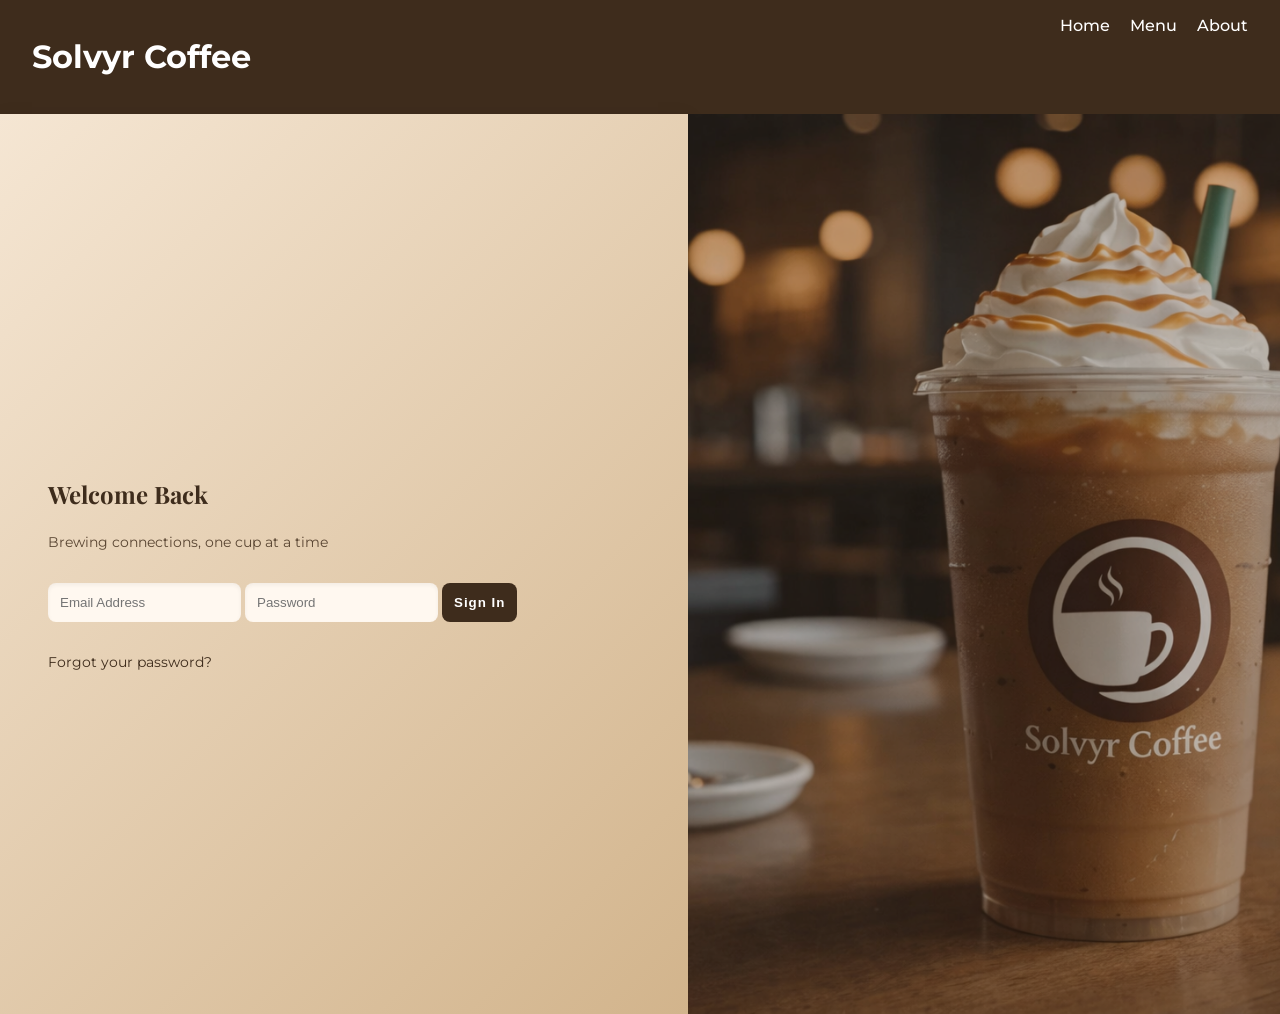
<file: Cup & Culture/index.html>
<!DOCTYPE html>
<html lang="en">
<head>
  <meta charset="UTF-8">
  <meta name="viewport" content="width=device-width, initial-scale=1.0">
  <title>Solvyr Coffee - Login</title>
  <link href="https://fonts.googleapis.com/css2?family=Playfair+Display:wght@600&family=Montserrat:wght@400;500&display=swap" rel="stylesheet">
  <link rel="stylesheet" href="style.css">
</head>
<body>
  <header class="navbar">
    <h1 class="logo">Solvyr Coffee</h1>
    <nav>
      <a href="#">Home</a>
      <a href="#">Menu</a>
      <a href="#">About</a>
    </nav>
  </header>

  <main class="container">
    <section class="login-box">
      <h2>Welcome Back</h2>
      <p class="tagline">Brewing connections, one cup at a time</p>
      <form>
        <input type="email" placeholder="Email Address" required>
        <input type="password" placeholder="Password" required>
        <button type="submit">Sign In</button>
        <a href="#" class="forgot">Forgot your password?</a>
      </form>
    </section>

    <section class="image-box">
      <div class="overlay"></div>
      <img src="Image/Copilot_20260331_140705.png" alt="Solvyr Coffee Drink">
    </section>
  </main>
</body>
</html>
</file>
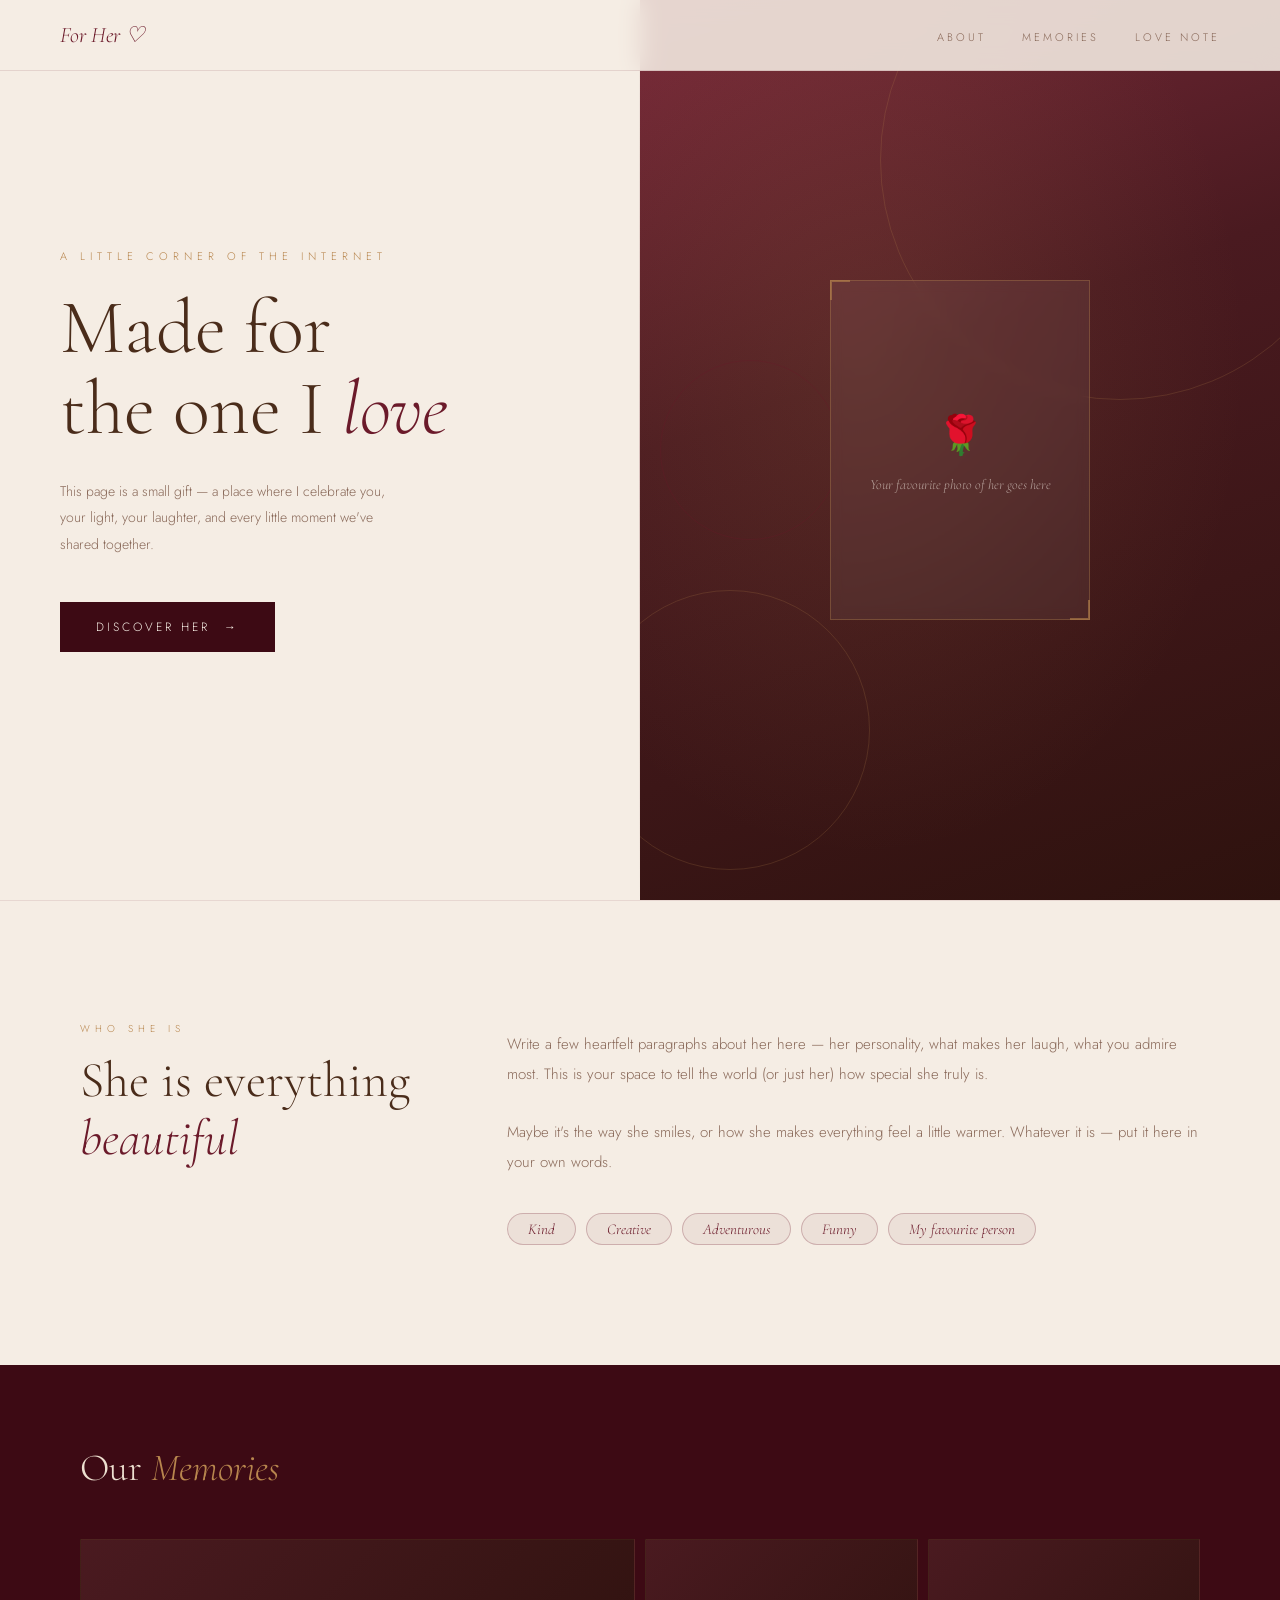
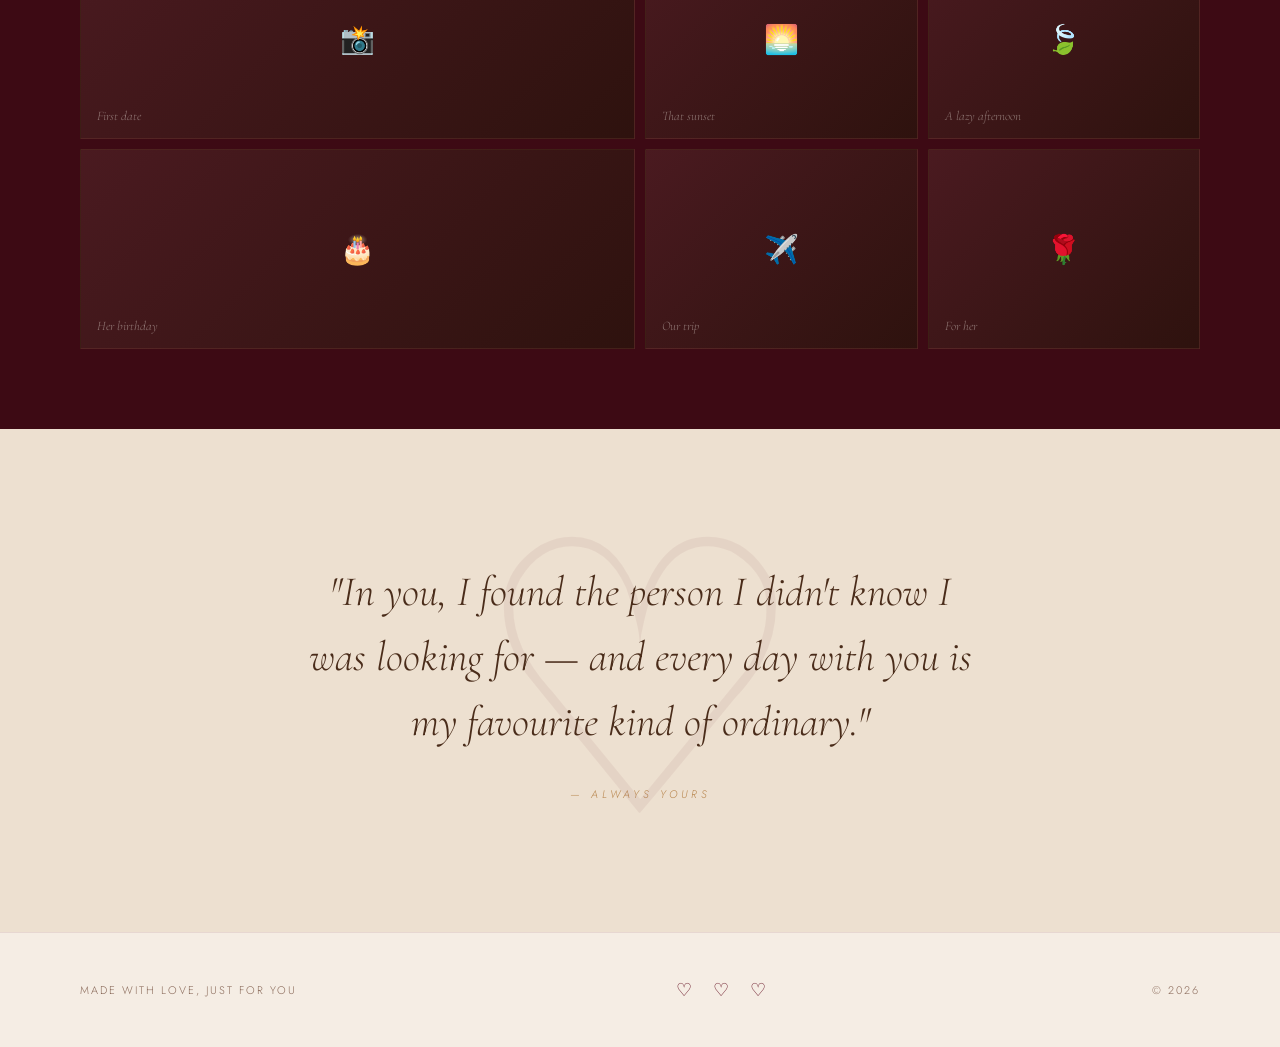
<file: For her/her.html>
<!DOCTYPE html>
<html lang="en">
<head>
<meta charset="UTF-8">
<meta name="viewport" content="width=device-width, initial-scale=1.0">
<link rel="stylesheet" href="style.css">
<title>For Her</title>
<link href="https://fonts.googleapis.com/css2?family=Cormorant+Garamond:ital,wght@0,300;0,400;1,300;1,400&family=Jost:wght@200;300;400&display=swap" rel="stylesheet">
<!-- Hero -->
 <nav>
  <div class="logo">For Her ♡</div>
  <ul>
    <li><a href="#about">About</a></li>
    <li><a href="#gallery">Memories</a></li>
    <li><a href="#note">Love Note</a></li>
  </ul>
</nav>
<section class="hero">
  <div class="hero-left">
    <span class="tag">A little corner of the internet</span>
    <h1>Made for<br>the one I <em>love</em></h1>
    <p>This page is a small gift — a place where I celebrate you, your light, your laughter, and every little moment we've shared together.</p>
    <a href="#about" class="btn">Discover Her &nbsp;→</a>
  </div>
  <div class="hero-right">
    <div class="hero-img-box">
      <div class="arc"></div>
      <div class="arc"></div>
      <div class="arc"></div>
      <!-- Replace the div below with your photo:
           <img src="her-photo.jpg" style="width:100%;height:100%;object-fit:cover;position:absolute;inset:0;"> -->
      <div class="photo-placeholder">
        <div class="icon">🌹</div>
        <p>Your favourite photo of her goes here</p>
      </div>
    </div>
  </div>
</section>

<!-- About -->
<section class="about" id="about">
  <div class="about-left">
    <p class="section-label">Who She Is</p>
    <h2>She is everything <em>beautiful</em></h2>
  </div>
  <div class="about-right">
    <!-- Edit the paragraphs below with your own words -->
    <p>Write a few heartfelt paragraphs about her here — her personality, what makes her laugh, what you admire most. This is your space to tell the world (or just her) how special she truly is.</p>
    <p>Maybe it's the way she smiles, or how she makes everything feel a little warmer. Whatever it is — put it here in your own words.</p>
    <!-- Edit or add more traits below -->
    <div class="traits">
      <span class="trait">Kind</span>
      <span class="trait">Creative</span>
      <span class="trait">Adventurous</span>
      <span class="trait">Funny</span>
      <span class="trait">My favourite person</span>
    </div>
  </div>
</section>

<!-- Gallery -->
<section class="gallery" id="gallery">
  <div class="gallery-header">
    <h2>Our <em>Memories</em></h2>
  </div>
  <div class="gallery-grid">
    <!-- Replace emojis with <img> tags. Example:
         <img src="memory1.jpg" style="width:100%;height:100%;object-fit:cover;">
         Keep the .caption div inside each .gallery-item -->
    <div class="gallery-item">📸<div class="caption">First date</div></div>
    <div class="gallery-item">🌅<div class="caption">That sunset</div></div>
    <div class="gallery-item">🍃<div class="caption">A lazy afternoon</div></div>
    <div class="gallery-item">🎂<div class="caption">Her birthday</div></div>
    <div class="gallery-item">✈️<div class="caption">Our trip</div></div>
    <div class="gallery-item">🌹<div class="caption">For her</div></div>
  </div>
</section>

<!-- Love Note -->
<section class="love-note" id="note">
  <!-- Edit the quote below with your own message -->
  <blockquote>
    "In you, I found the person I didn't know I was looking for — and every day with you is my favourite kind of ordinary."
  </blockquote>
  <cite>— Always yours</cite>
</section>

<!-- Footer -->
<footer>
  <p>Made with love, just for you</p>
  <div class="hearts">♡ ♡ ♡</div>
  <p>© 2026</p>
</footer>

</body>
</html>
</file>
<file: Cup & Culture/style.css>
/* Fonts & Reset */
body {
  margin: 0;
  font-family: 'Montserrat', sans-serif;
  background-color: #fdfaf6;
  color: #3e2c1c;
}

/* Navbar */
.navbar {
  background: #3e2c1c;
  color: #fff;
  display: flex;
  justify-content: space-between;
  padding: 1rem 2rem;
}
.navbar a {
  color: #fff;
  margin-left: 1rem;
  text-decoration: none;
  font-weight: 500;
}
.navbar a:hover {
  color: #d2b48c;
}

/* Layout */
.container {
  display: flex;
  height: 100vh;
}
.login-box {
  flex: 1;
  background: linear-gradient(135deg, #f5e6d3, #d2b48c);
  display: flex;
  flex-direction: column;
  justify-content: center;
  padding: 3rem;
  box-shadow: 0 8px 20px rgba(0,0,0,0.15);
}
.login-box h2 {
  font-family: 'Playfair Display', serif;
  margin-bottom: 0.5rem;
}
.tagline {
  font-size: 0.9rem;
  margin-bottom: 2rem;
  color: #5a4633;
}

/* Form */
.login-box input {
  border: none;
  border-radius: 8px;
  padding: 12px;
  margin-bottom: 1rem;
  background-color: #fff8f0;
  box-shadow: inset 0 2px 4px rgba(0,0,0,0.05);
}
.login-box button {
  background: #3e2c1c;
  color: #fff;
  border: none;
  border-radius: 8px;
  padding: 12px;
  font-weight: 600;
  letter-spacing: 1px;
  cursor: pointer;
  transition: background 0.3s ease;
}
.login-box button:hover {
  background: #b87333;
}
.forgot {
  display: block;
  margin-top: 1rem;
  font-size: 0.85rem;
  color: #3e2c1c;
  text-decoration: none;
}
.forgot:hover {
  text-decoration: underline;
}

/* Image Section */
.image-box {
  flex: 1;
  position: relative;
  overflow: hidden;
}
.image-box img {
  width: 100%;
  height: 100%;
  object-fit: cover;
}
.overlay {
  position: absolute;
  top: 0; left: 0;
  width: 100%; height: 100%;
  background: rgba(62,44,28,0.3);
}
</file>
<file: For her/style.css>
*, *::before, *::after { margin: 0; padding: 0; box-sizing: border-box; }

  :root {
    --wine: #6b1a2a;
    --wine-light: #8b2a3e;
    --wine-dark: #3d0a14;
    --brown: #4a2c1a;
    --brown-light: #7a4a2e;
    --brown-mid: #c4956a;
    --cream: #f5ede4;
    --parchment: #ede0d0;
    --muted: #8a6a5a;
    --gold: #b8864e;
  }

  html { scroll-behavior: smooth; }

  body {
    background: var(--cream);
    color: var(--brown);
    font-family: 'Jost', sans-serif;
    font-weight: 300;
    overflow-x: hidden;
    cursor: none;
  }

  .cursor {
    width: 10px; height: 10px;
    border-radius: 50%;
    background: var(--wine);
    position: fixed;
    pointer-events: none;
    z-index: 9999;
    transform: translate(-50%, -50%);
    transition: transform 0.15s ease;
  }
  .cursor-ring {
    width: 32px; height: 32px;
    border-radius: 50%;
    border: 1px solid var(--wine);
    position: fixed;
    pointer-events: none;
    z-index: 9998;
    transform: translate(-50%, -50%);
    transition: transform 0.35s ease;
    opacity: 0.5;
  }

  .petal {
    position: fixed;
    border-radius: 50% 0 50% 0;
    opacity: 0;
    pointer-events: none;
    z-index: 0;
    animation: fall linear infinite;
    background: var(--wine-light);
  }
  @keyframes fall {
    0%   { transform: translateY(-20px) rotate(0deg);   opacity: 0.4; }
    100% { transform: translateY(110vh) rotate(360deg); opacity: 0;   }
  }

  /* NAV */
  nav {
    position: fixed;
    top: 0; left: 0; right: 0;
    z-index: 100;
    padding: 22px 60px;
    display: flex;
    justify-content: space-between;
    align-items: center;
    background: rgba(245,237,228,0.88);
    backdrop-filter: blur(12px);
    border-bottom: 1px solid rgba(107,26,42,0.12);
  }
  nav .logo {
    font-family: 'Cormorant Garamond', serif;
    font-style: italic;
    font-size: 22px;
    color: var(--wine);
  }
  nav ul { display: flex; gap: 36px; list-style: none; }
  nav ul a {
    font-size: 11px;
    letter-spacing: 3px;
    text-transform: uppercase;
    color: var(--muted);
    text-decoration: none;
    transition: color 0.2s;
  }
  nav ul a:hover { color: var(--wine); }

  /* HERO */
  .hero {
    min-height: 100vh;
    display: grid;
    grid-template-columns: 1fr 1fr;
    overflow: hidden;
  }

  .hero-left {
    display: flex;
    flex-direction: column;
    justify-content: center;
    padding: 80px 60px;
    position: relative;
    z-index: 2;
  }

  .hero-left::after {
    content: '';
    position: absolute;
    top: 0; right: 0;
    width: 1px; height: 100%;
    background: linear-gradient(to bottom, transparent, var(--wine), transparent);
    opacity: 0.2;
  }

  .hero-left .tag {
    font-size: 11px;
    letter-spacing: 5px;
    text-transform: uppercase;
    color: var(--gold);
    margin-bottom: 24px;
    opacity: 0;
    animation: fadeUp 0.8s 0.2s ease forwards;
  }

  .hero-left h1 {
    font-family: 'Cormorant Garamond', serif;
    font-weight: 300;
    font-size: clamp(48px, 6vw, 78px);
    line-height: 1.05;
    color: var(--brown);
    margin-bottom: 28px;
    opacity: 0;
    animation: fadeUp 0.8s 0.4s ease forwards;
  }
  .hero-left h1 em { font-style: italic; color: var(--wine); }

  .hero-left p {
    font-size: 14px;
    line-height: 1.9;
    color: var(--muted);
    max-width: 340px;
    margin-bottom: 44px;
    opacity: 0;
    animation: fadeUp 0.8s 0.6s ease forwards;
  }

  .btn {
    display: inline-flex;
    align-items: center;
    gap: 12px;
    font-size: 12px;
    letter-spacing: 3px;
    text-transform: uppercase;
    color: var(--cream);
    background: var(--wine-dark);
    padding: 16px 36px;
    border: none;
    cursor: none;
    text-decoration: none;
    width: fit-content;
    transition: background 0.3s, gap 0.3s;
    opacity: 0;
    animation: fadeUp 0.8s 0.8s ease forwards;
  }
  .btn:hover { background: var(--wine); gap: 20px; }

  .hero-right { position: relative; overflow: hidden; }

  .hero-img-box {
    width: 100%; height: 100%;
    background: linear-gradient(160deg, #7a2a3a 0%, #4a1a20 40%, #2e120e 100%);
    display: flex;
    align-items: center;
    justify-content: center;
    position: relative;
  }

  .hero-img-box::before {
    content: '';
    position: absolute; inset: 0;
    background: radial-gradient(ellipse at 35% 40%, rgba(184,134,78,0.15) 0%, transparent 65%);
  }

  .arc {
    position: absolute;
    border-radius: 50%;
    border: 1px solid rgba(184,134,78,0.2);
  }
  .arc:nth-child(1) { width: 480px; height: 480px; top: -80px; right: -80px; }
  .arc:nth-child(2) { width: 280px; height: 280px; bottom: 30px; left: -50px; }
  .arc:nth-child(3) { width: 180px; height: 180px; top: 40%; left: 20px; border-color: rgba(107,26,42,0.3); }

  .photo-placeholder {
    width: 260px; height: 340px;
    border: 1px solid rgba(184,134,78,0.35);
    background: rgba(255,255,255,0.06);
    backdrop-filter: blur(6px);
    display: flex;
    flex-direction: column;
    align-items: center;
    justify-content: center;
    gap: 14px;
    position: relative;
    z-index: 2;
    animation: float 4s ease-in-out infinite;
  }

  .photo-placeholder::before,
  .photo-placeholder::after {
    content: '';
    position: absolute;
    width: 20px; height: 20px;
    border-color: var(--gold);
    border-style: solid;
    opacity: 0.6;
  }
  .photo-placeholder::before { top: -1px; left: -1px; border-width: 2px 0 0 2px; }
  .photo-placeholder::after  { bottom: -1px; right: -1px; border-width: 0 2px 2px 0; }

  @keyframes float {
    0%, 100% { transform: translateY(0); }
    50%       { transform: translateY(-14px); }
  }

  .photo-placeholder .icon { font-size: 38px; }
  .photo-placeholder p {
    font-family: 'Cormorant Garamond', serif;
    font-style: italic;
    font-size: 14px;
    color: rgba(245,237,228,0.6);
    text-align: center;
    padding: 0 22px;
  }

  /* ABOUT */
  .about {
    padding: 120px 80px;
    display: grid;
    grid-template-columns: 1fr 2fr;
    gap: 80px;
    align-items: start;
    border-top: 1px solid rgba(107,26,42,0.1);
  }

  .section-label {
    font-size: 10px;
    letter-spacing: 5px;
    text-transform: uppercase;
    color: var(--gold);
    margin-bottom: 16px;
  }

  .about-left h2 {
    font-family: 'Cormorant Garamond', serif;
    font-weight: 300;
    font-size: clamp(30px, 4vw, 50px);
    line-height: 1.15;
    color: var(--brown);
  }
  .about-left h2 em { color: var(--wine); font-style: italic; }

  .about-right { display: flex; flex-direction: column; gap: 28px; padding-top: 8px; }
  .about-right p { font-size: 15px; line-height: 2; color: var(--muted); }

  .traits { display: flex; flex-wrap: wrap; gap: 10px; margin-top: 8px; }
  .trait {
    font-family: 'Cormorant Garamond', serif;
    font-style: italic;
    font-size: 15px;
    color: var(--wine);
    border: 1px solid rgba(107,26,42,0.25);
    padding: 6px 20px;
    border-radius: 100px;
    background: rgba(107,26,42,0.06);
    transition: background 0.3s, transform 0.2s;
  }
  .trait:hover { background: rgba(107,26,42,0.12); transform: translateY(-2px); }

  /* GALLERY */
  .gallery {
    padding: 80px;
    background: var(--wine-dark);
  }

  .gallery-header {
    display: flex;
    align-items: baseline;
    gap: 24px;
    margin-bottom: 48px;
  }
  .gallery-header h2 {
    font-family: 'Cormorant Garamond', serif;
    font-weight: 300;
    font-size: clamp(28px, 3vw, 44px);
    color: var(--parchment);
  }
  .gallery-header h2 em { color: var(--gold); font-style: italic; }

  .gallery-grid {
    display: grid;
    grid-template-columns: repeat(4, 1fr);
    grid-template-rows: 200px 200px;
    gap: 10px;
  }

  .gallery-item {
    background: linear-gradient(135deg, #4a1a20, #2e120e);
    border: 1px solid rgba(184,134,78,0.1);
    display: flex;
    align-items: center;
    justify-content: center;
    font-size: 28px;
    position: relative;
    overflow: hidden;
    cursor: none;
    transition: transform 0.3s ease, border-color 0.3s;
  }
  .gallery-item:hover { transform: scale(1.03); z-index: 1; border-color: rgba(184,134,78,0.35); }
  .gallery-item:nth-child(1) { grid-column: span 2; }
  .gallery-item:nth-child(4) { grid-column: span 2; }

  .gallery-item .caption {
    position: absolute;
    bottom: 14px; left: 16px;
    font-family: 'Cormorant Garamond', serif;
    font-style: italic;
    font-size: 13px;
    color: rgba(245,237,228,0.45);
  }

  /* LOVE NOTE */
  .love-note {
    padding: 130px 80px;
    display: flex;
    flex-direction: column;
    align-items: center;
    text-align: center;
    position: relative;
    overflow: hidden;
    background: var(--parchment);
  }

  .love-note::before {
    content: '♡';
    position: absolute;
    font-size: 380px;
    color: var(--wine);
    opacity: 0.06;
    top: 50%; left: 50%;
    transform: translate(-50%, -50%);
    pointer-events: none;
    line-height: 1;
  }

  .love-note blockquote {
    font-family: 'Cormorant Garamond', serif;
    font-style: italic;
    font-weight: 300;
    font-size: clamp(22px, 3.5vw, 42px);
    line-height: 1.55;
    color: var(--brown);
    max-width: 680px;
    position: relative;
    z-index: 2;
    margin-bottom: 32px;
  }

  .love-note cite {
    font-size: 11px;
    letter-spacing: 4px;
    color: var(--gold);
    text-transform: uppercase;
  }

  /* FOOTER */
  footer {
    padding: 44px 80px;
    border-top: 1px solid rgba(107,26,42,0.1);
    display: flex;
    justify-content: space-between;
    align-items: center;
    background: var(--cream);
  }
  footer p { font-size: 11px; letter-spacing: 2px; color: var(--muted); text-transform: uppercase; }
  .hearts { font-size: 18px; letter-spacing: 8px; color: var(--wine); }

  @keyframes fadeUp {
    from { opacity: 0; transform: translateY(20px); }
    to   { opacity: 1; transform: translateY(0); }
  }
</file>
